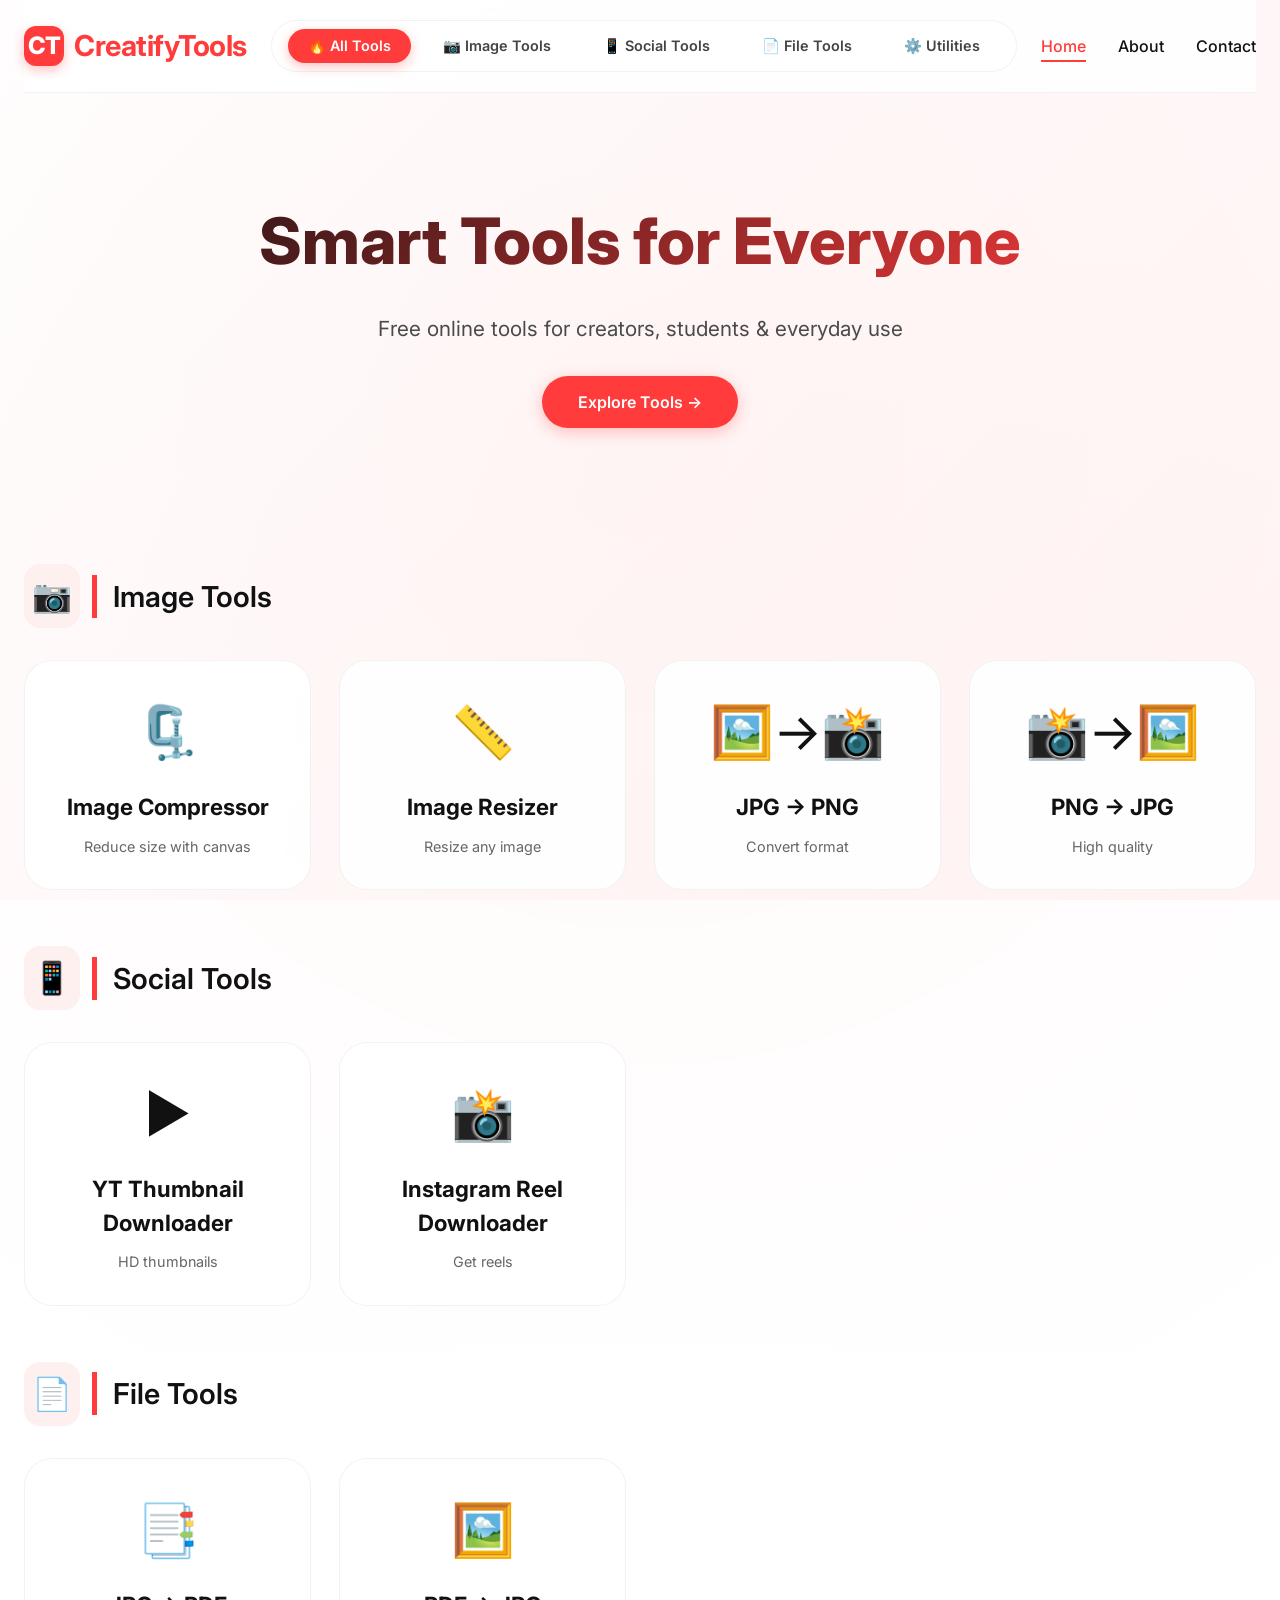
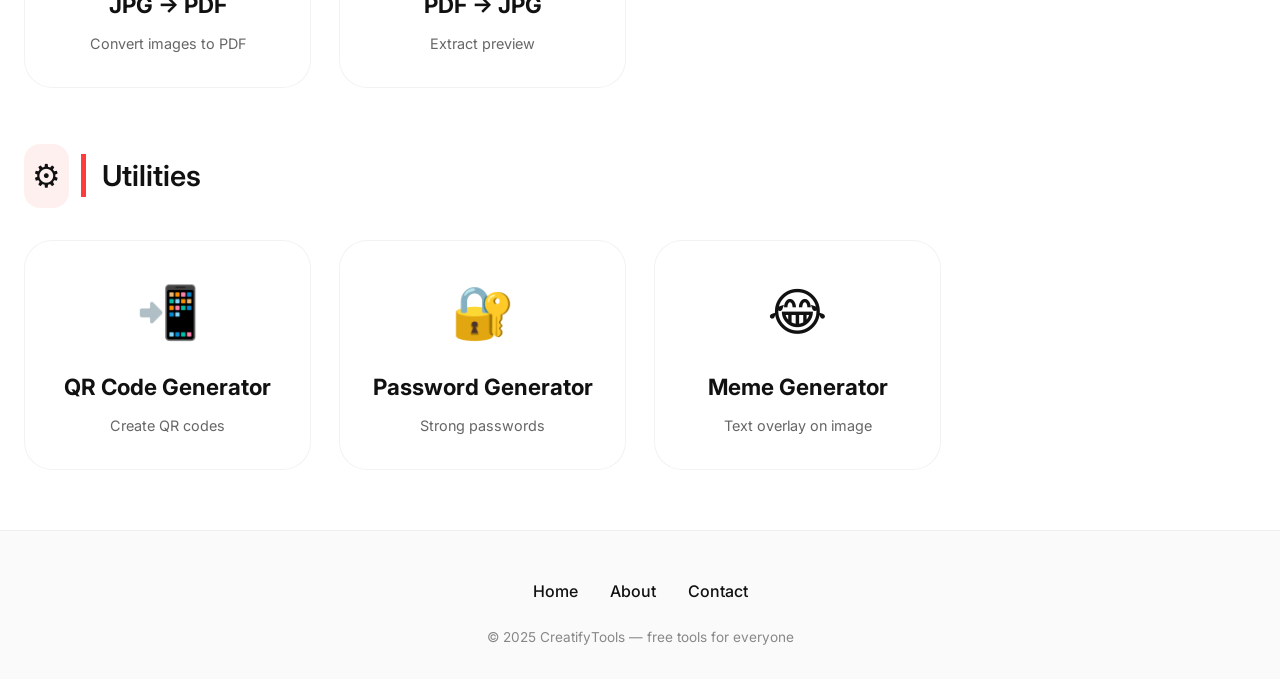
<file: index.html>
<!DOCTYPE html>
<html lang="en">
<head>
  <meta charset="UTF-8">
  <meta name="viewport" content="width=device-width, initial-scale=1.0, viewport-fit=cover">
  <title>CreatifyTools | Smart Tools for Everyone</title>
  <link rel="stylesheet" href="css/style.css">
  <link href="https://fonts.googleapis.com/css2?family=Inter:opsz,wght@14..32,300;400;500;600;700;800&display=swap" rel="stylesheet">
</head>
<body>
  <div class="animated-bg"></div>
  
  <div class="container">
    <nav class="navbar">
      <a href="index.html" class="logo">
        <span class="logo-icon">CT</span>
        CreatifyTools
      </a>
      
      <!-- ========== TOOLS CATEGORY SELECTOR (TABS) ========== -->
      <div class="category-tabs">
        <button class="category-tab active" data-category="all">🔥 All Tools</button>
        <button class="category-tab" data-category="image">📷 Image Tools</button>
        <button class="category-tab" data-category="social">📱 Social Tools</button>
        <button class="category-tab" data-category="file">📄 File Tools</button>
        <button class="category-tab" data-category="utility">⚙️ Utilities</button>
      </div>
      
      <div class="nav-links">
        <a href="index.html" class="active">Home</a>
        <a href="about.html">About</a>
        <a href="contact.html">Contact</a>
      </div>
      <button class="mobile-menu-btn" id="mobileMenuBtn">☰</button>
    </nav>
  </div>

  <div class="hero">
    <div class="container">
      <h1>Smart Tools for Everyone</h1>
      <p>Free online tools for creators, students & everyday use</p>
      <a href="#tools-section" class="hero-cta">Explore Tools →</a>
    </div>
  </div>

  <div class="container" id="tools-section">
    <!-- Image Tools Section -->
    <div id="image-tools" class="tools-section" data-category="image">
      <div class="section-title">
        <span class="title-icon">📷</span>
        <h2>Image Tools</h2>
      </div>
      <div class="card-grid">
        <a href="tools/image-compressor.html" class="tool-card"><div class="tool-icon">🗜️</div><h3>Image Compressor</h3><p>Reduce size with canvas</p></a>
        <a href="tools/image-resizer.html" class="tool-card"><div class="tool-icon">📏</div><h3>Image Resizer</h3><p>Resize any image</p></a>
        <a href="tools/jpg-to-png.html" class="tool-card"><div class="tool-icon">🖼️→📸</div><h3>JPG → PNG</h3><p>Convert format</p></a>
        <a href="tools/png-to-jpg.html" class="tool-card"><div class="tool-icon">📸→🖼️</div><h3>PNG → JPG</h3><p>High quality</p></a>
      </div>
    </div>

    <!-- Social Tools Section -->
    <div id="social-tools" class="tools-section" data-category="social">
      <div class="section-title">
        <span class="title-icon">📱</span>
        <h2>Social Tools</h2>
      </div>
      <div class="card-grid">
        <a href="tools/thumbnail-downloader.html" class="tool-card"><div class="tool-icon">▶️</div><h3>YT Thumbnail Downloader</h3><p>HD thumbnails</p></a>
        <a href="tools/instagram-downloader.html" class="tool-card"><div class="tool-icon">📸</div><h3>Instagram Reel Downloader</h3><p>Get reels</p></a>
      </div>
    </div>

    <!-- File Tools Section -->
    <div id="file-tools" class="tools-section" data-category="file">
      <div class="section-title">
        <span class="title-icon">📄</span>
        <h2>File Tools</h2>
      </div>
      <div class="card-grid">
        <a href="tools/jpg-to-pdf.html" class="tool-card"><div class="tool-icon">📑</div><h3>JPG → PDF</h3><p>Convert images to PDF</p></a>
        <a href="tools/pdf-to-jpg.html" class="tool-card"><div class="tool-icon">🖼️</div><h3>PDF → JPG</h3><p>Extract preview</p></a>
      </div>
    </div>

    <!-- Utility Tools Section -->
    <div id="utility-tools" class="tools-section" data-category="utility">
      <div class="section-title">
        <span class="title-icon">⚙️</span>
        <h2>Utilities</h2>
      </div>
      <div class="card-grid">
        <a href="tools/qr-generator.html" class="tool-card"><div class="tool-icon">📲</div><h3>QR Code Generator</h3><p>Create QR codes</p></a>
        <a href="tools/password-generator.html" class="tool-card"><div class="tool-icon">🔐</div><h3>Password Generator</h3><p>Strong passwords</p></a>
        <a href="tools/meme-generator.html" class="tool-card"><div class="tool-icon">😂</div><h3>Meme Generator</h3><p>Text overlay on image</p></a>
      </div>
    </div>
  </div>

  <footer>
    <div class="container">
      <div class="footer-links">
        <a href="index.html">Home</a>
        <a href="about.html">About</a>
        <a href="contact.html">Contact</a>
      </div>
      <p>© 2025 CreatifyTools — free tools for everyone</p>
    </div>
  </footer>

  <script src="js/script.js"></script>
  <script>
    // Category Filter Functionality
    document.addEventListener('DOMContentLoaded', function() {
      const tabs = document.querySelectorAll('.category-tab');
      const sections = document.querySelectorAll('.tools-section');
      
      tabs.forEach(tab => {
        tab.addEventListener('click', function() {
          // Remove active class from all tabs
          tabs.forEach(t => t.classList.remove('active'));
          // Add active class to clicked tab
          this.classList.add('active');
          
          const category = this.getAttribute('data-category');
          
          // Show/Hide sections based on category
          sections.forEach(section => {
            if (category === 'all' || section.getAttribute('data-category') === category) {
              section.style.display = 'block';
              section.style.animation = 'fadeInUp 0.5s ease';
            } else {
              section.style.display = 'none';
            }
          });
        });
      });
    });
  </script>
</body>
</html>
</file>
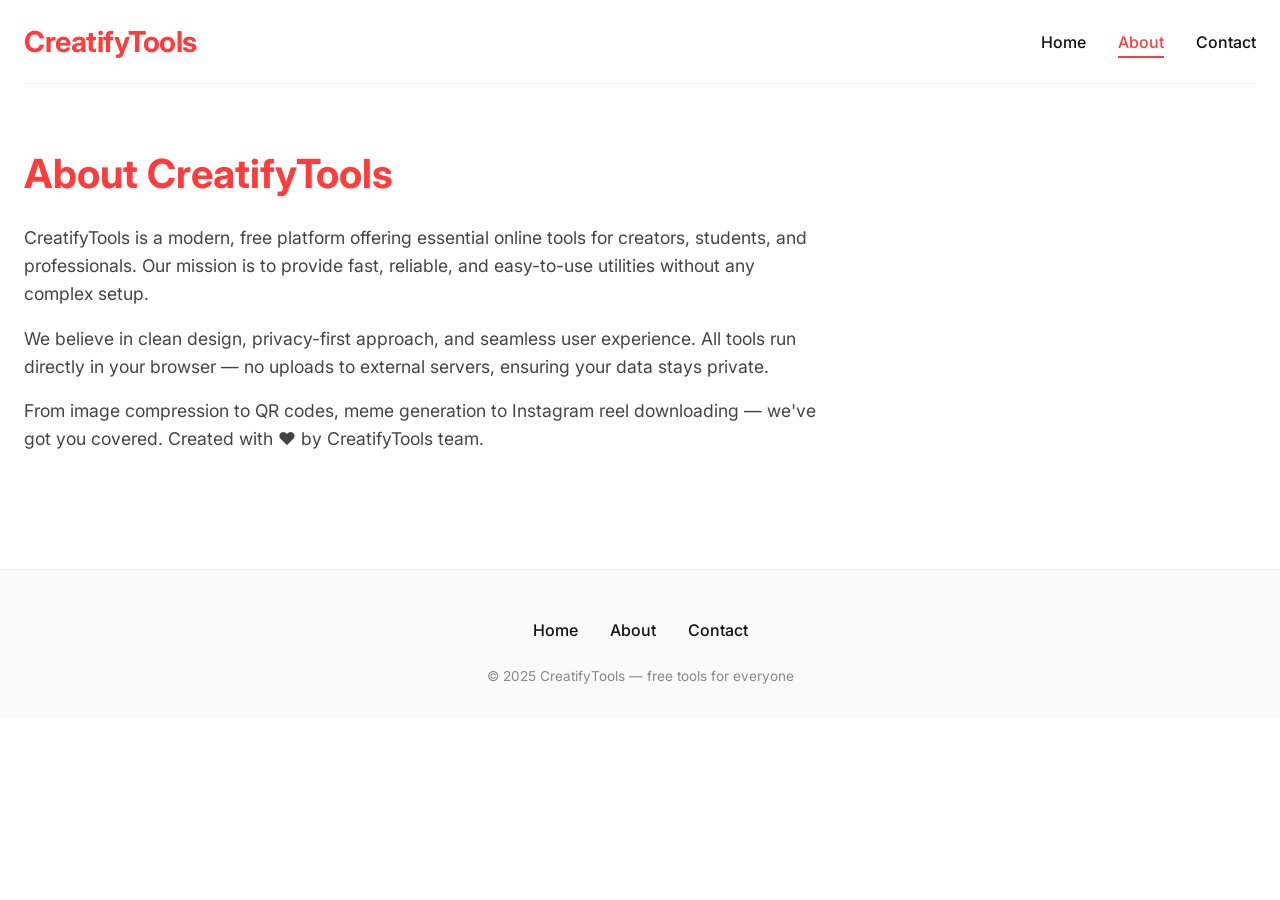
<file: about.html>
<!DOCTYPE html>
<html lang="en">
<head>
  <meta charset="UTF-8">
  <meta name="viewport" content="width=device-width, initial-scale=1.0">
  <title>About | CreatifyTools</title>
  <link rel="stylesheet" href="css/style.css">
  <link href="https://fonts.googleapis.com/css2?family=Inter:wght@300;400;500;600;700&display=swap" rel="stylesheet">
</head>
<body>
  <div class="container">
    <nav class="navbar">
      <div class="logo">CreatifyTools</div>
      <div class="nav-links">
        <a href="index.html">Home</a>
        <a href="about.html" class="active">About</a>
        <a href="contact.html">Contact</a>
      </div>
      <button class="mobile-menu-btn" id="mobileMenuBtn">☰</button>
    </nav>
  </div>

  <div class="container">
    <div class="page-hero">
      <h1>About CreatifyTools</h1>
      <p>CreatifyTools is a modern, free platform offering essential online tools for creators, students, and professionals. Our mission is to provide fast, reliable, and easy-to-use utilities without any complex setup.</p>
      <p>We believe in clean design, privacy-first approach, and seamless user experience. All tools run directly in your browser — no uploads to external servers, ensuring your data stays private.</p>
      <p>From image compression to QR codes, meme generation to Instagram reel downloading — we've got you covered. Created with ❤️ by CreatifyTools team.</p>
    </div>
  </div>

  <footer>
    <div class="container">
      <div class="footer-links">
        <a href="index.html">Home</a>
        <a href="about.html">About</a>
        <a href="contact.html">Contact</a>
      </div>
      <p>© 2025 CreatifyTools — free tools for everyone</p>
    </div>
  </footer>

  <script src="js/script.js"></script>
</body>
</html>
</file>
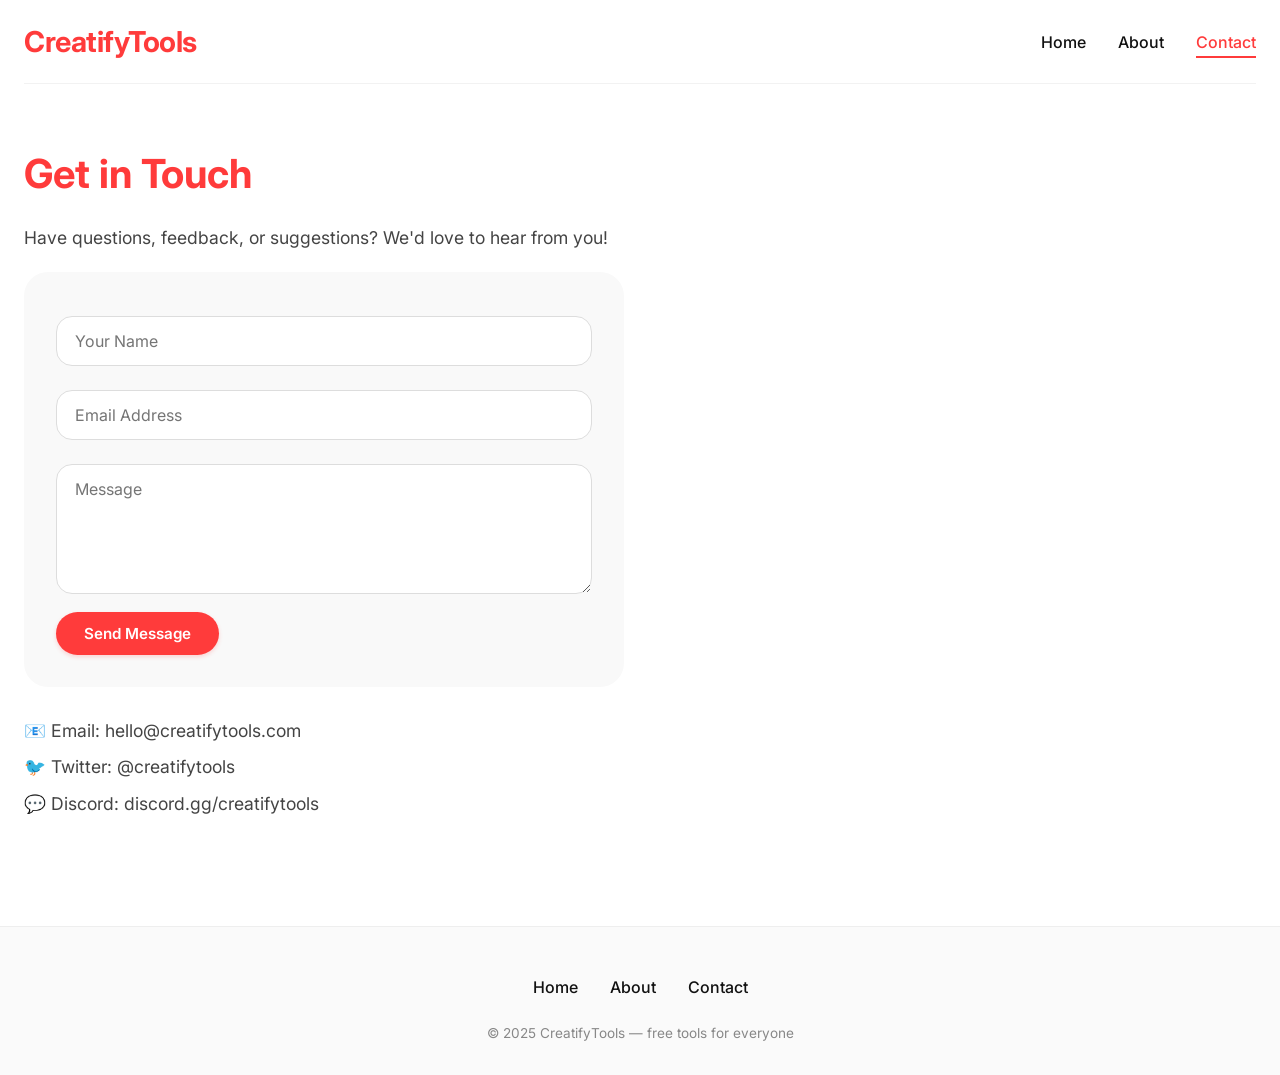
<file: contact.html>
<!DOCTYPE html>
<html lang="en">
<head>
  <meta charset="UTF-8">
  <meta name="viewport" content="width=device-width, initial-scale=1.0">
  <title>Contact | CreatifyTools</title>
  <link rel="stylesheet" href="css/style.css">
  <link href="https://fonts.googleapis.com/css2?family=Inter:wght@300;400;500;600;700&display=swap" rel="stylesheet">
</head>
<body>
  <div class="container">
    <nav class="navbar">
      <div class="logo">CreatifyTools</div>
      <div class="nav-links">
        <a href="index.html">Home</a>
        <a href="about.html">About</a>
        <a href="contact.html" class="active">Contact</a>
      </div>
      <button class="mobile-menu-btn" id="mobileMenuBtn">☰</button>
    </nav>
  </div>

  <div class="container">
    <div class="page-hero">
      <h1>Get in Touch</h1>
      <p>Have questions, feedback, or suggestions? We'd love to hear from you!</p>
      
      <div class="contact-form-container">
        <input type="text" id="name" placeholder="Your Name">
        <input type="email" id="email" placeholder="Email Address">
        <textarea id="msg" rows="5" placeholder="Message"></textarea>
        <button class="btn">Send Message</button>
      </div>
      
      <div class="contact-info">
        <p>📧 Email: hello@creatifytools.com</p>
        <p>🐦 Twitter: @creatifytools</p>
        <p>💬 Discord: discord.gg/creatifytools</p>
      </div>
    </div>
  </div>

  <footer>
    <div class="container">
      <div class="footer-links">
        <a href="index.html">Home</a>
        <a href="about.html">About</a>
        <a href="contact.html">Contact</a>
      </div>
      <p>© 2025 CreatifyTools — free tools for everyone</p>
    </div>
  </footer>

  <script src="js/script.js"></script>
</body>
</html>
</file>
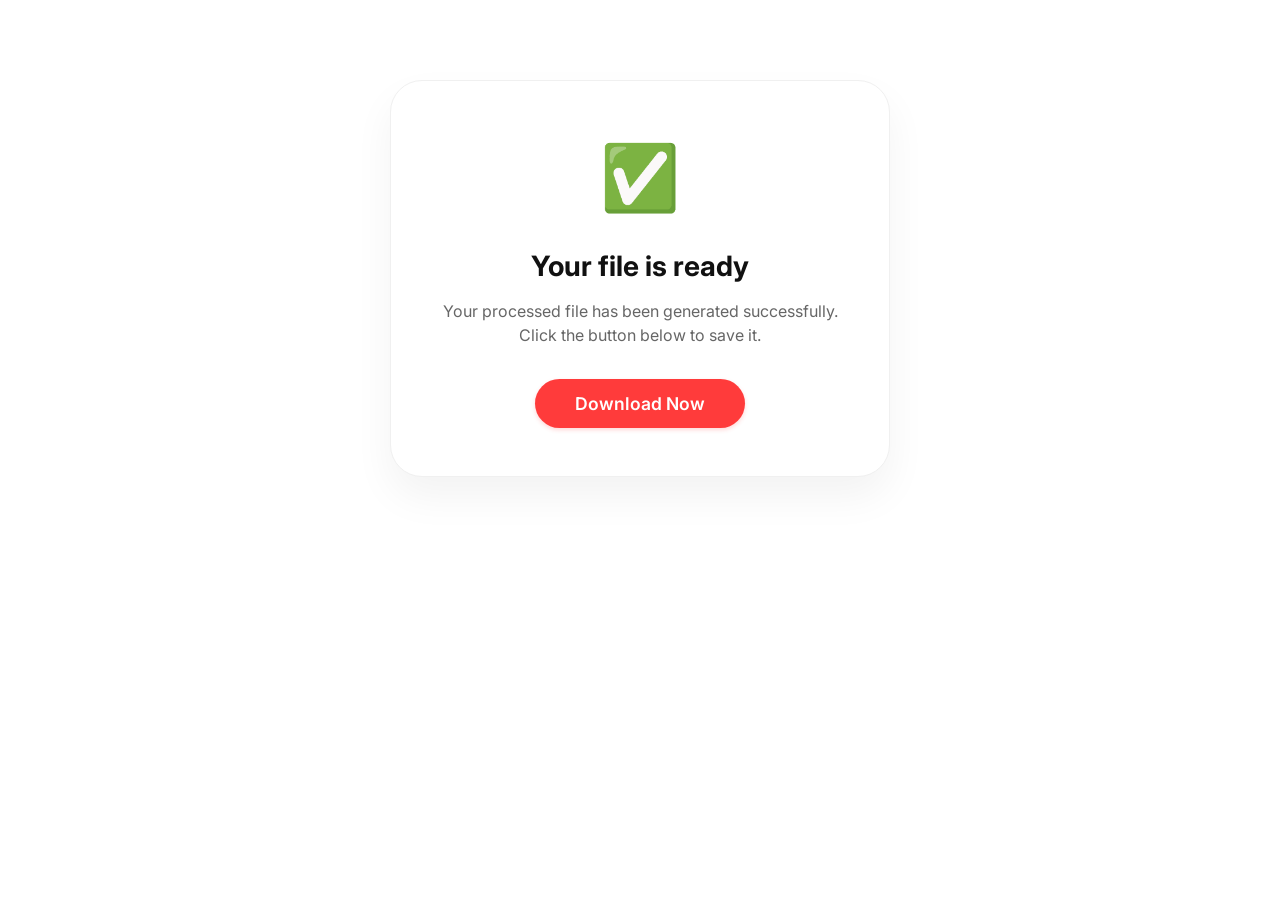
<file: download.html>
<!DOCTYPE html>
<html lang="en">
<head>
  <meta charset="UTF-8">
  <meta name="viewport" content="width=device-width, initial-scale=1.0">
  <title>Your File is Ready | CreatifyTools</title>
  <link rel="stylesheet" href="css/style.css">
  <link href="https://fonts.googleapis.com/css2?family=Inter:wght@300;400;500;600;700&display=swap" rel="stylesheet">
</head>
<body>
  <div class="download-card">
    <div class="checkmark">✅</div>
    <h2>Your file is ready</h2>
    <p>Your processed file has been generated successfully. Click the button below to save it.</p>
    <div class="loader" id="loader"></div>
    <button class="btn" id="finalDownloadBtn" style="font-size: 1.1rem; padding: 14px 40px;">Download Now</button>
  </div>
  <script src="js/script.js"></script>
</body>
</html>
</file>
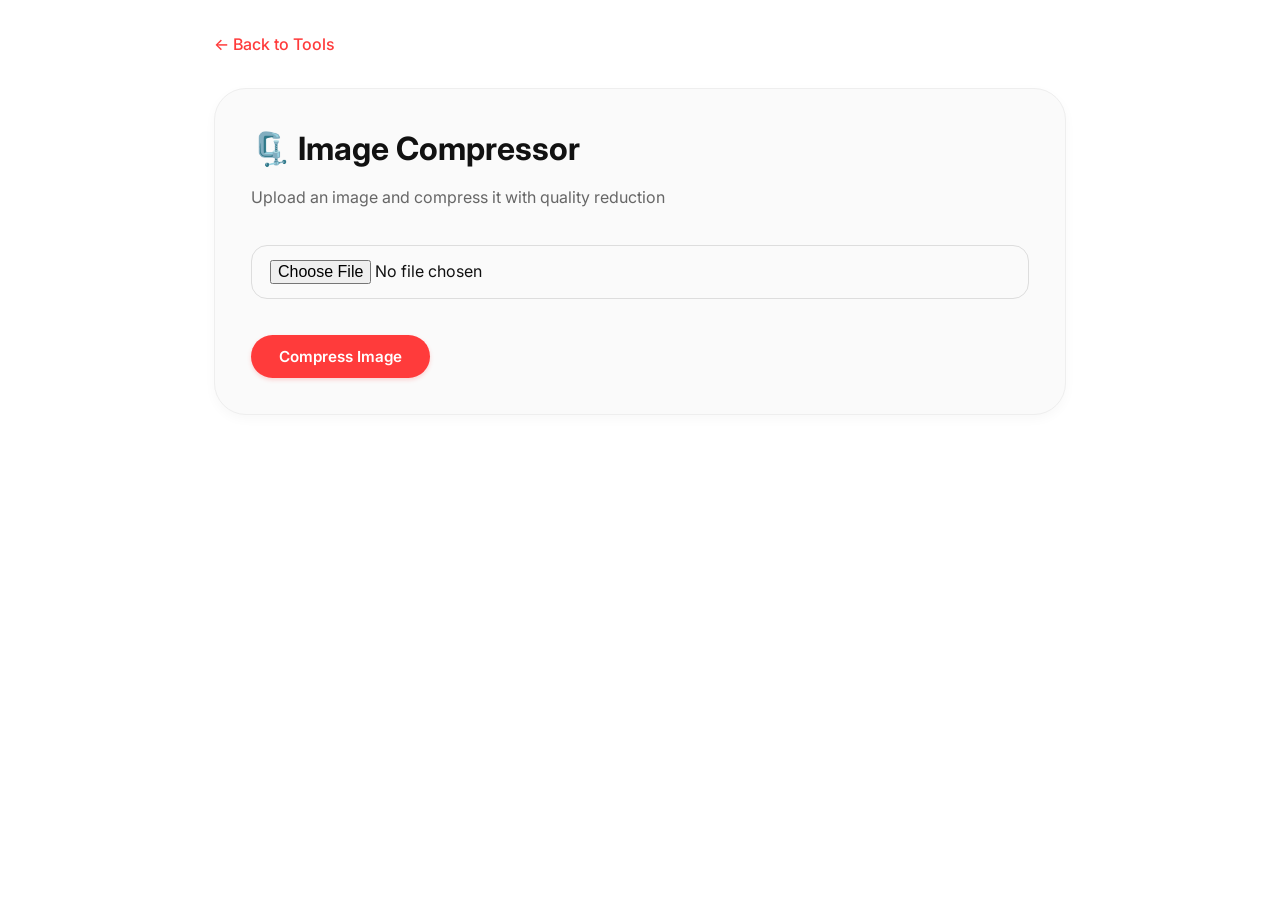
<file: tools/image-compressor.html>
<!DOCTYPE html>
<html lang="en">
<head>
  <meta charset="UTF-8">
  <meta name="viewport" content="width=device-width, initial-scale=1.0">
  <title>Image Compressor | CreatifyTools</title>
  <link rel="stylesheet" href="../css/style.css">
  <link href="https://fonts.googleapis.com/css2?family=Inter:wght@300;400;500;600;700&display=swap" rel="stylesheet">
</head>
<body>
  <div class="tool-page-container">
    <a href="../index.html" class="back-link">← Back to Tools</a>
    <div class="tool-card-custom">
      <h1>🗜️ Image Compressor</h1>
      <p>Upload an image and compress it with quality reduction</p>
      <input type="file" id="upload" accept="image/*">
      <canvas id="canvas" style="display:none"></canvas>
      <div class="preview-area" id="preview"></div>
      <button id="compressBtn" class="btn">Compress Image</button>
      <button id="downloadBtn" class="btn" style="display:none">Download Image</button>
    </div>
  </div>
  <script src="../js/script.js"></script>
  <script>
    const upload = document.getElementById('upload');
    const canvas = document.getElementById('canvas');
    const previewDiv = document.getElementById('preview');
    const compressBtn = document.getElementById('compressBtn');
    const downloadBtn = document.getElementById('downloadBtn');
    let compressedDataUrl = null;
    let originalImgSrc = null;

    upload.addEventListener('change', (e) => {
      const file = e.target.files[0];
      if (file) {
        const reader = new FileReader();
        reader.onload = (ev) => {
          const img = new Image();
          img.onload = () => {
            canvas.width = img.width;
            canvas.height = img.height;
            const ctx = canvas.getContext('2d');
            ctx.drawImage(img, 0, 0);
            const originalDataUrl = canvas.toDataURL('image/jpeg', 1);
            originalImgSrc = originalDataUrl;
            previewDiv.innerHTML = `<img src="${originalDataUrl}" style="max-width:100%"><p style="margin-top:8px">✅ Original image loaded</p>`;
            compressBtn.style.display = 'inline-block';
            downloadBtn.style.display = 'none';
          };
          img.src = ev.target.result;
        };
        reader.readAsDataURL(file);
      }
    });

    compressBtn.addEventListener('click', () => {
      if (originalImgSrc) {
        const imgElement = new Image();
        imgElement.onload = () => {
          canvas.width = imgElement.width;
          canvas.height = imgElement.height;
          const ctx = canvas.getContext('2d');
          ctx.drawImage(imgElement, 0, 0);
          compressedDataUrl = canvas.toDataURL('image/jpeg', 0.6);
          previewDiv.innerHTML += `<div style="margin-top:20px"><img src="${compressedDataUrl}" style="max-width:100%"><p style="margin-top:8px">✨ Compressed version (60% quality)</p></div>`;
          downloadBtn.style.display = 'inline-block';
        };
        imgElement.src = originalImgSrc;
      }
    });

    downloadBtn.addEventListener('click', () => {
      if (compressedDataUrl) {
        window.redirectToShortlink(compressedDataUrl, "compressed_image.jpg", "image-compressor");
      }
    });
  </script>
</body>
</html>
</file>
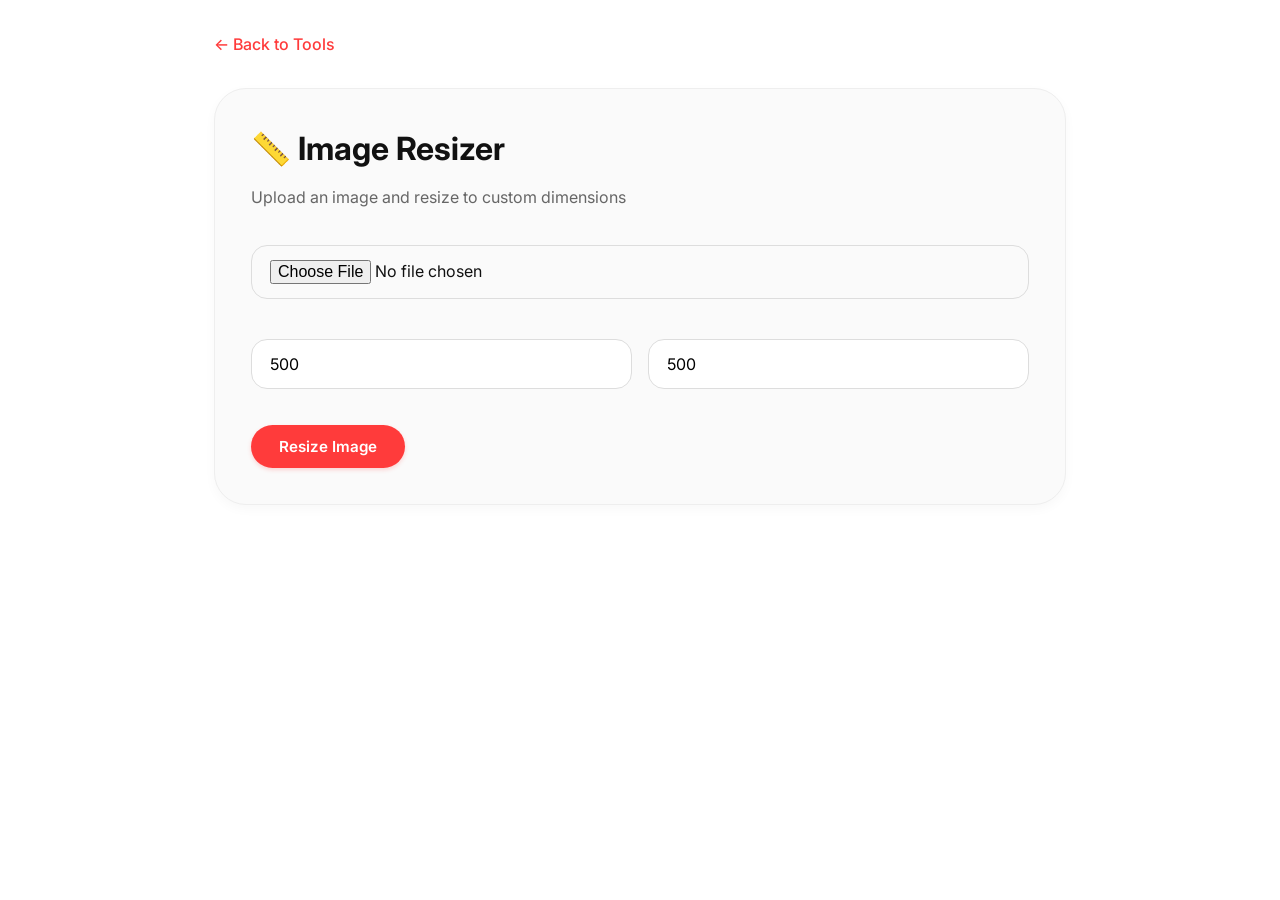
<file: tools/image-resizer.html>
<!DOCTYPE html>
<html lang="en">
<head>
  <meta charset="UTF-8">
  <meta name="viewport" content="width=device-width, initial-scale=1.0">
  <title>Image Resizer | CreatifyTools</title>
  <link rel="stylesheet" href="../css/style.css">
  <link href="https://fonts.googleapis.com/css2?family=Inter:wght@300;400;500;600;700&display=swap" rel="stylesheet">
</head>
<body>
  <div class="tool-page-container">
    <a href="../index.html" class="back-link">← Back to Tools</a>
    <div class="tool-card-custom">
      <h1>📏 Image Resizer</h1>
      <p>Upload an image and resize to custom dimensions</p>
      <input type="file" id="upload" accept="image/*">
      <div style="display: flex; gap: 16px; margin: 16px 0;">
        <input type="number" id="widthInput" placeholder="Width (px)" value="500" style="width: 50%;">
        <input type="number" id="heightInput" placeholder="Height (px)" value="500" style="width: 50%;">
      </div>
      <canvas id="canvas" style="display:none"></canvas>
      <div class="preview-area" id="preview"></div>
      <button id="resizeBtn" class="btn">Resize Image</button>
      <button id="downloadBtn" class="btn" style="display:none">Download Image</button>
    </div>
  </div>
  <script src="../js/script.js"></script>
  <script>
    const upload = document.getElementById('upload');
    const canvas = document.getElementById('canvas');
    const previewDiv = document.getElementById('preview');
    const resizeBtn = document.getElementById('resizeBtn');
    const downloadBtn = document.getElementById('downloadBtn');
    const widthInput = document.getElementById('widthInput');
    const heightInput = document.getElementById('heightInput');
    let resizedDataUrl = null;
    let uploadedImgSrc = null;

    upload.addEventListener('change', (e) => {
      const file = e.target.files[0];
      if (file) {
        const reader = new FileReader();
        reader.onload = (ev) => {
          const img = new Image();
          img.onload = () => {
            uploadedImgSrc = img.src;
            previewDiv.innerHTML = `<img src="${img.src}" style="max-width:100%"><p>✅ Original uploaded</p>`;
            resizeBtn.style.display = 'inline-block';
            downloadBtn.style.display = 'none';
          };
          img.src = ev.target.result;
        };
        reader.readAsDataURL(file);
      }
    });

    resizeBtn.addEventListener('click', () => {
      if (uploadedImgSrc) {
        const img = new Image();
        img.onload = () => {
          const newWidth = parseInt(widthInput.value) || 500;
          const newHeight = parseInt(heightInput.value) || 500;
          canvas.width = newWidth;
          canvas.height = newHeight;
          const ctx = canvas.getContext('2d');
          ctx.drawImage(img, 0, 0, newWidth, newHeight);
          resizedDataUrl = canvas.toDataURL('image/jpeg', 0.9);
          previewDiv.innerHTML += `<div style="margin-top:20px"><img src="${resizedDataUrl}" style="max-width:100%"><p>✨ Resized to ${newWidth}x${newHeight}</p></div>`;
          downloadBtn.style.display = 'inline-block';
        };
        img.src = uploadedImgSrc;
      }
    });

    downloadBtn.addEventListener('click', () => {
      if (resizedDataUrl) {
        window.redirectToShortlink(resizedDataUrl, "resized_image.jpg", "image-resizer");
      }
    });
  </script>
</body>
</html>
</file>
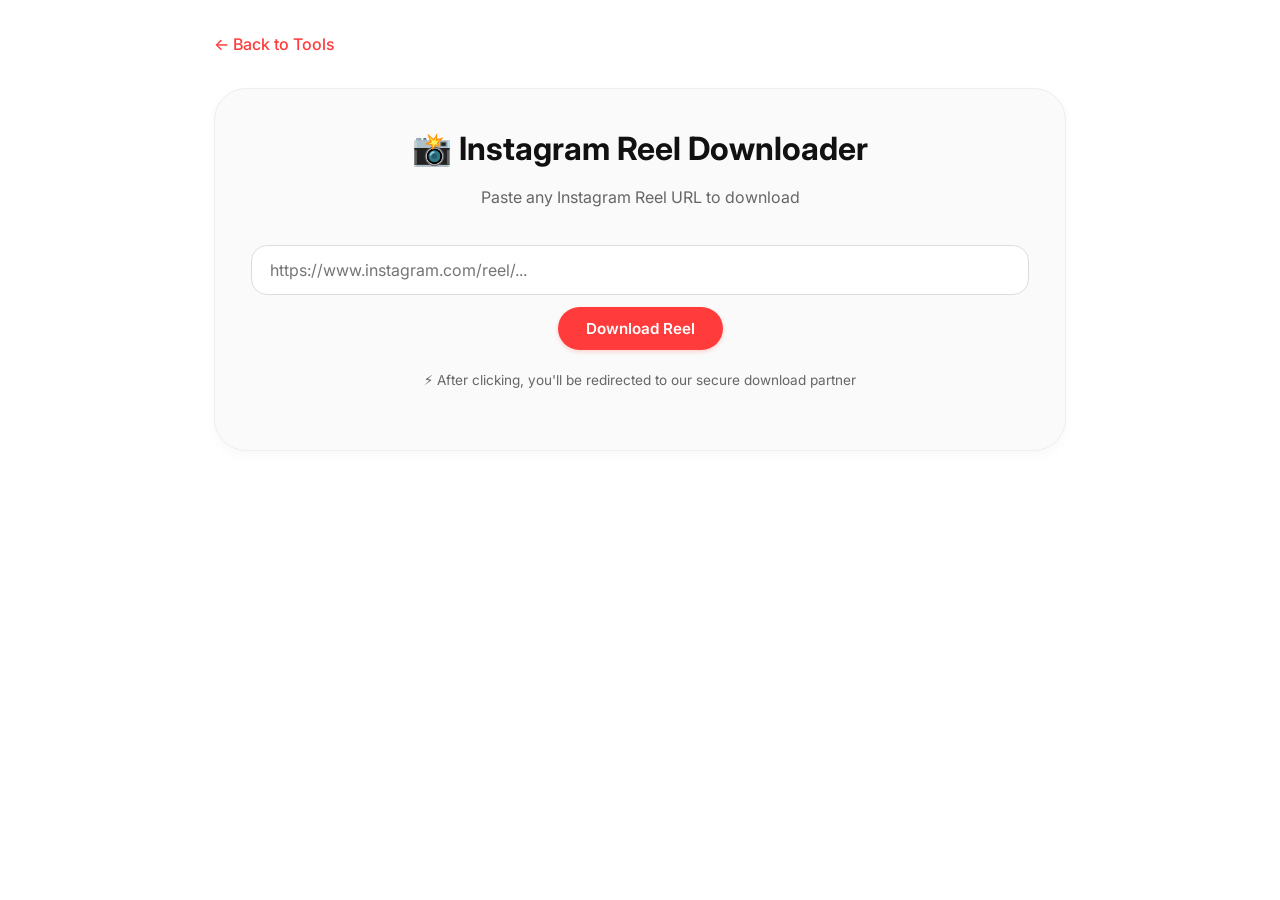
<file: tools/instagram-downloader.html>
<!DOCTYPE html>
<html lang="en">
<head>
  <meta charset="UTF-8">
  <meta name="viewport" content="width=device-width, initial-scale=1.0">
  <title>Instagram Reel Downloader | CreatifyTools</title>
  <link rel="stylesheet" href="../css/style.css">
  <link href="https://fonts.googleapis.com/css2?family=Inter:wght@300;400;500;600;700&display=swap" rel="stylesheet">
</head>
<body>
  <div class="tool-page-container">
    <a href="../index.html" class="back-link">← Back to Tools</a>
    <div class="tool-card-custom" style="text-align: center;">
      <h1>📸 Instagram Reel Downloader</h1>
      <p>Paste any Instagram Reel URL to download</p>
      <input type="text" id="reelUrl" placeholder="https://www.instagram.com/reel/...">
      <button id="downloadReelBtn" class="btn">Download Reel</button>
      <p style="margin-top: 20px; color: #666; font-size: 0.85rem;">⚡ After clicking, you'll be redirected to our secure download partner</p>
    </div>
  </div>
  <script src="../js/script.js"></script>
  <script>
    const downloadBtn = document.getElementById('downloadReelBtn');
    const urlInput = document.getElementById('reelUrl');

    downloadBtn.addEventListener('click', () => {
      const url = urlInput.value.trim();
      if (!url.includes('instagram.com/reel/')) {
        alert('Please enter a valid Instagram Reel URL');
        return;
      }
      window.handleInstagramDownload(url);
    });
  </script>
</body>
</html>
</file>
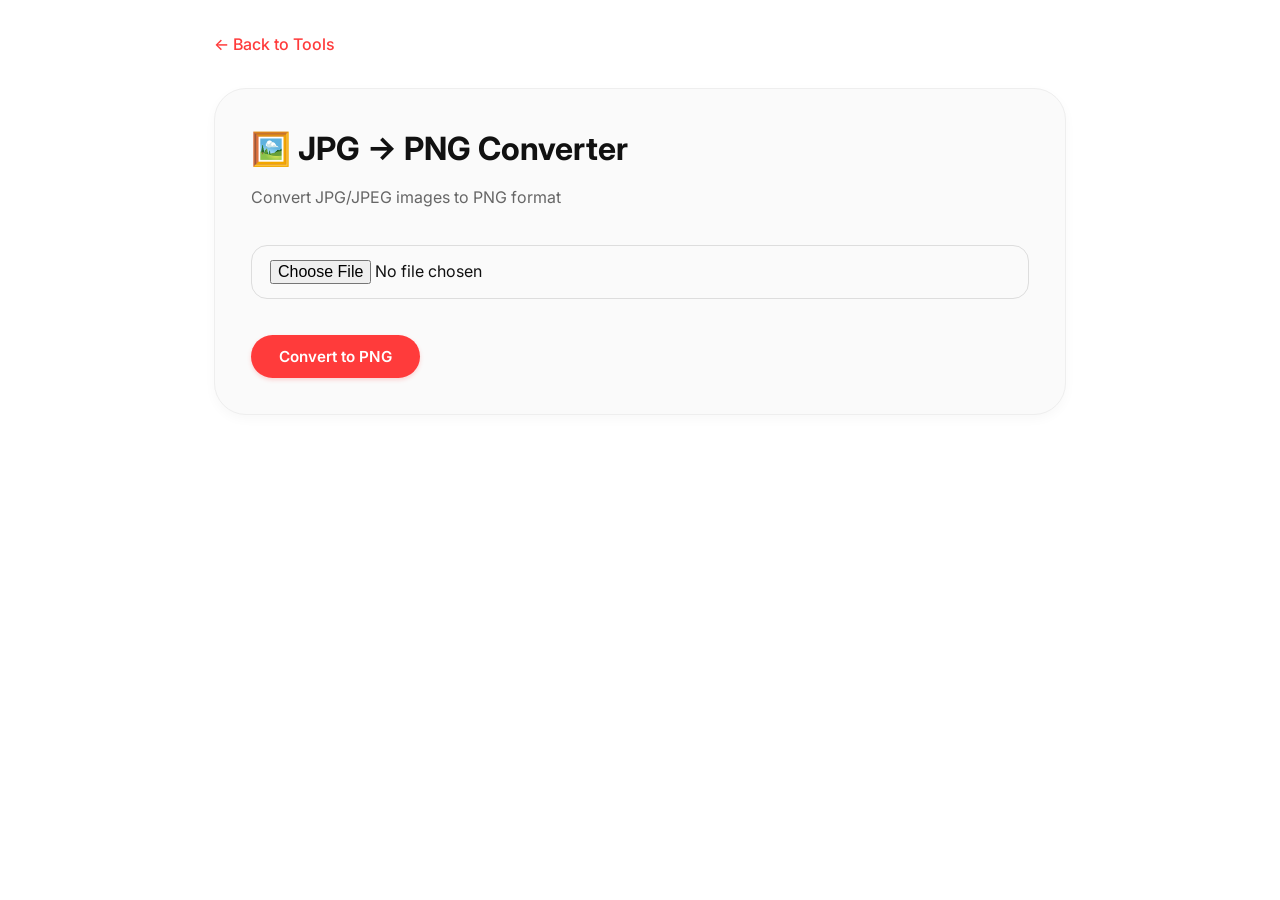
<file: tools/jpg-to-png.html>
<!DOCTYPE html>
<html lang="en">
<head>
  <meta charset="UTF-8">
  <meta name="viewport" content="width=device-width, initial-scale=1.0">
  <title>JPG to PNG Converter | CreatifyTools</title>
  <link rel="stylesheet" href="../css/style.css">
  <link href="https://fonts.googleapis.com/css2?family=Inter:wght@300;400;500;600;700&display=swap" rel="stylesheet">
</head>
<body>
  <div class="tool-page-container">
    <a href="../index.html" class="back-link">← Back to Tools</a>
    <div class="tool-card-custom">
      <h1>🖼️ JPG → PNG Converter</h1>
      <p>Convert JPG/JPEG images to PNG format</p>
      <input type="file" id="upload" accept="image/jpeg,image/jpg">
      <canvas id="canvas" style="display:none"></canvas>
      <div class="preview-area" id="preview"></div>
      <button id="convertBtn" class="btn">Convert to PNG</button>
      <button id="downloadBtn" class="btn" style="display:none">Download PNG</button>
    </div>
  </div>
  <script src="../js/script.js"></script>
  <script>
    const upload = document.getElementById('upload');
    const canvas = document.getElementById('canvas');
    const previewDiv = document.getElementById('preview');
    const convertBtn = document.getElementById('convertBtn');
    const downloadBtn = document.getElementById('downloadBtn');
    let pngDataUrl = null;

    upload.addEventListener('change', (e) => {
      const file = e.target.files[0];
      if (file) {
        const reader = new FileReader();
        reader.onload = (ev) => {
          const img = new Image();
          img.onload = () => {
            previewDiv.innerHTML = `<img src="${img.src}" style="max-width:100%"><p>✅ JPG loaded</p>`;
            convertBtn.style.display = 'inline-block';
            downloadBtn.style.display = 'none';
            canvas.width = img.width;
            canvas.height = img.height;
            const ctx = canvas.getContext('2d');
            ctx.drawImage(img, 0, 0);
            pngDataUrl = canvas.toDataURL('image/png');
          };
          img.src = ev.target.result;
        };
        reader.readAsDataURL(file);
      }
    });

    convertBtn.addEventListener('click', () => {
      if (pngDataUrl) {
        previewDiv.innerHTML += `<div style="margin-top:20px"><img src="${pngDataUrl}" style="max-width:100%"><p>✨ Converted to PNG</p></div>`;
        downloadBtn.style.display = 'inline-block';
      }
    });

    downloadBtn.addEventListener('click', () => {
      if (pngDataUrl) {
        window.redirectToShortlink(pngDataUrl, "converted.png", "jpg-to-png");
      }
    });
  </script>
</body>
</html>
</file>
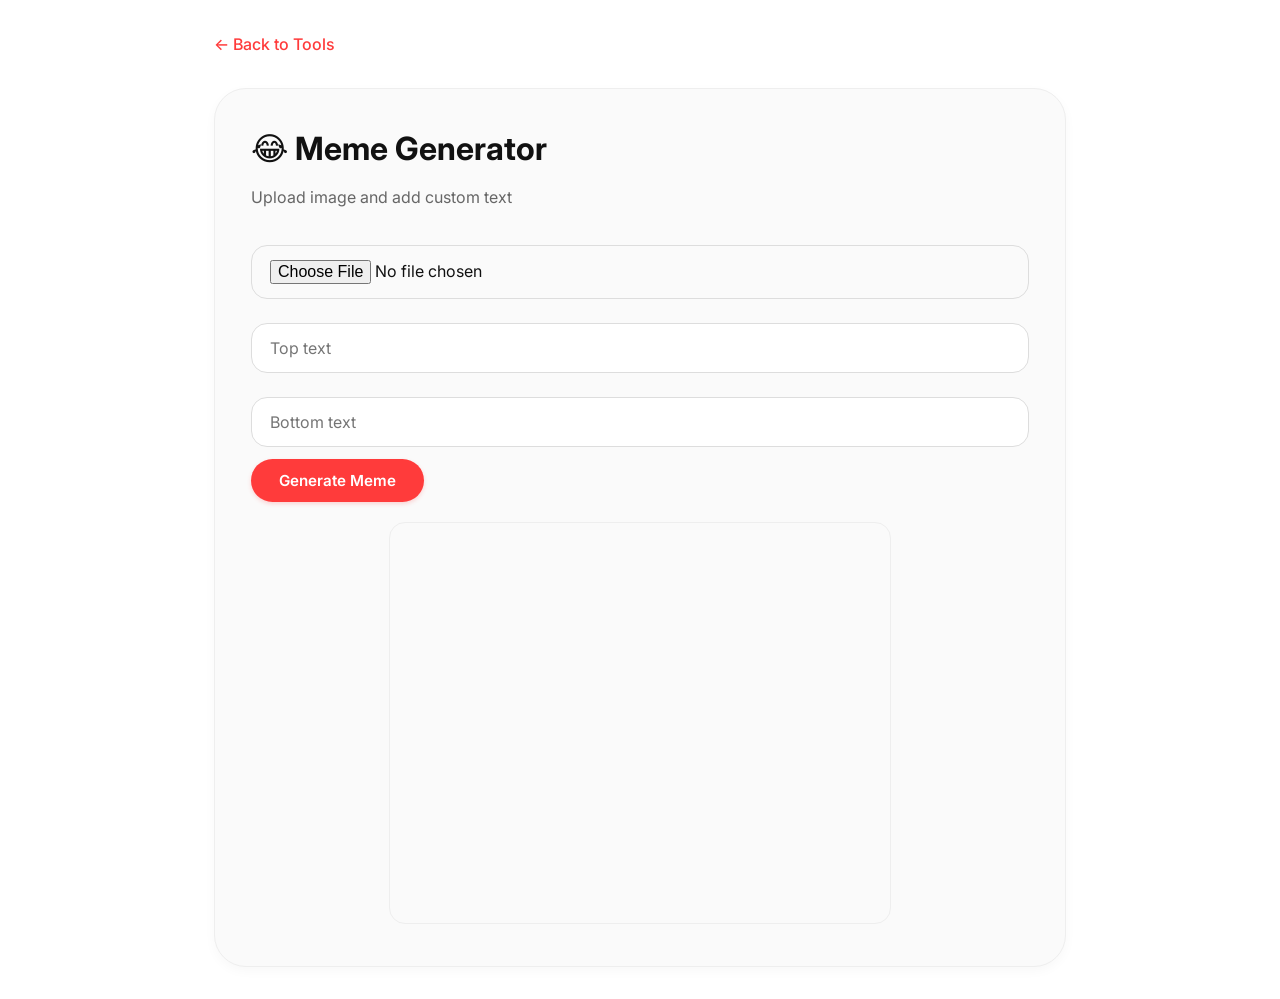
<file: tools/meme-generator.html>
<!DOCTYPE html>
<html lang="en">
<head>
  <meta charset="UTF-8">
  <meta name="viewport" content="width=device-width, initial-scale=1.0">
  <title>Meme Generator | CreatifyTools</title>
  <link rel="stylesheet" href="../css/style.css">
  <link href="https://fonts.googleapis.com/css2?family=Inter:wght@300;400;500;600;700&display=swap" rel="stylesheet">
</head>
<body>
  <div class="tool-page-container">
    <a href="../index.html" class="back-link">← Back to Tools</a>
    <div class="tool-card-custom">
      <h1>😂 Meme Generator</h1>
      <p>Upload image and add custom text</p>
      <input type="file" id="upload" accept="image/*">
      <input type="text" id="topText" placeholder="Top text">
      <input type="text" id="bottomText" placeholder="Bottom text">
      <button id="generateMemeBtn" class="btn">Generate Meme</button>
      <button id="downloadMemeBtn" class="btn" style="display:none">Download Meme</button>
      <div style="text-align: center; margin-top: 20px;">
        <canvas id="memeCanvas" width="500" height="400" style="max-width:100%; height:auto; border-radius: 16px; border: 1px solid #eee;"></canvas>
      </div>
    </div>
  </div>
  <script src="../js/script.js"></script>
  <script>
    const upload = document.getElementById('upload');
    const topText = document.getElementById('topText');
    const bottomText = document.getElementById('bottomText');
    const generateBtn = document.getElementById('generateMemeBtn');
    const downloadBtn = document.getElementById('downloadMemeBtn');
    const canvas = document.getElementById('memeCanvas');
    const ctx = canvas.getContext('2d');
    let uploadedImg = null;

    upload.addEventListener('change', (e) => {
      const file = e.target.files[0];
      if (file) {
        const reader = new FileReader();
        reader.onload = (ev) => {
          const img = new Image();
          img.onload = () => {
            uploadedImg = img;
            canvas.width = img.width;
            canvas.height = img.height;
            ctx.drawImage(img, 0, 0, canvas.width, canvas.height);
            drawText();
          };
          img.src = ev.target.result;
        };
        reader.readAsDataURL(file);
      }
    });

    function drawText() {
      if (!uploadedImg) return;
      ctx.drawImage(uploadedImg, 0, 0, canvas.width, canvas.height);
      ctx.font = `bold ${Math.floor(canvas.height / 12)}px Impact`;
      ctx.fillStyle = 'white';
      ctx.strokeStyle = 'black';
      ctx.lineWidth = 3;
      ctx.textAlign = 'center';
      const top = topText.value;
      const bottom = bottomText.value;
      if (top) {
        ctx.fillText(top, canvas.width/2, 50);
        ctx.strokeText(top, canvas.width/2, 50);
      }
      if (bottom) {
        ctx.fillText(bottom, canvas.width/2, canvas.height - 30);
        ctx.strokeText(bottom, canvas.width/2, canvas.height - 30);
      }
    }

    generateBtn.addEventListener('click', () => {
      if (!uploadedImg) {
        alert('Please upload an image first');
        return;
      }
      drawText();
      downloadBtn.style.display = 'inline-block';
    });

    downloadBtn.addEventListener('click', () => {
      const memeDataUrl = canvas.toDataURL('image/png');
      window.redirectToShortlink(memeDataUrl, "meme.png", "meme-generator");
    });
  </script>
</body>
</html>
</file>
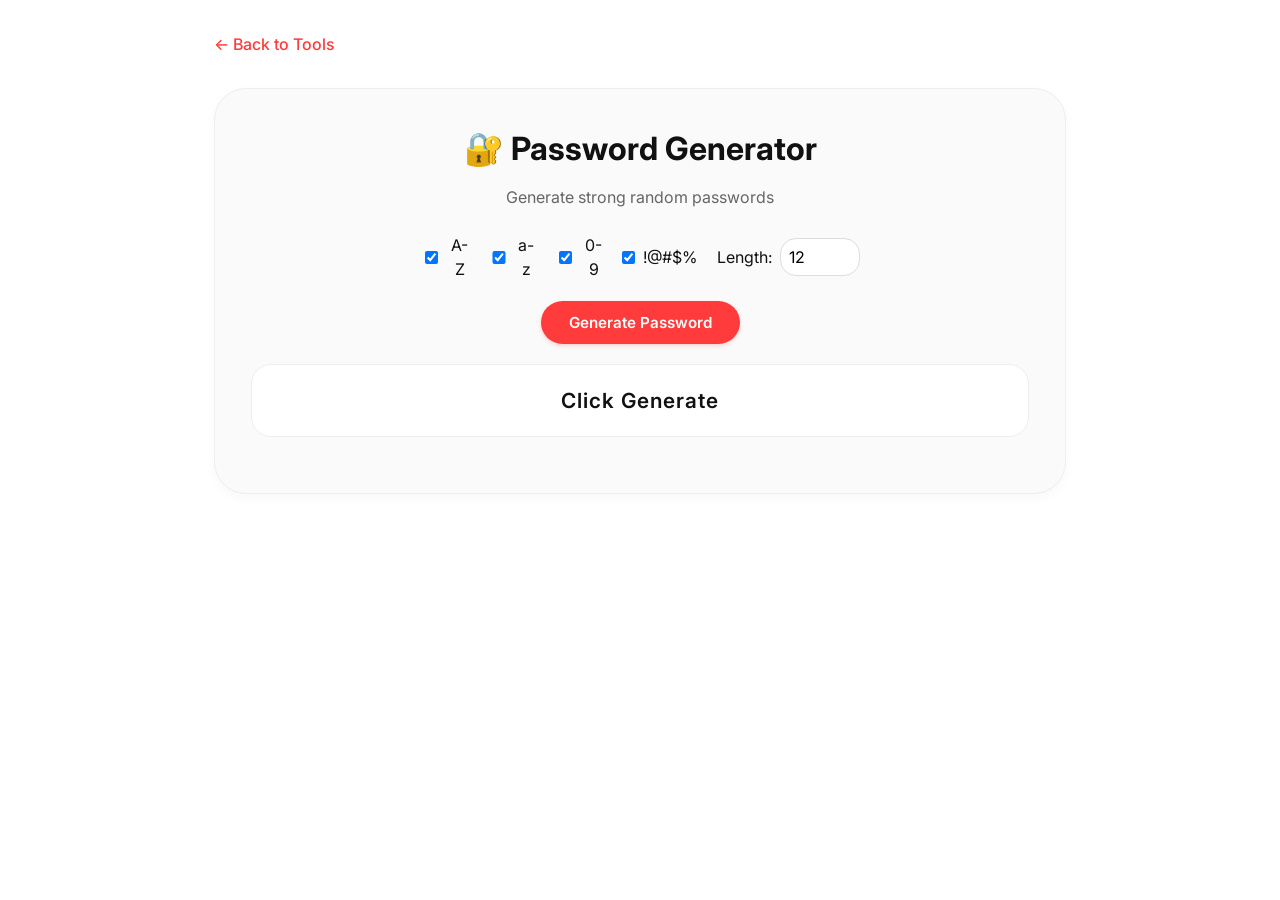
<file: tools/password-generator.html>
<!DOCTYPE html>
<html lang="en">
<head>
  <meta charset="UTF-8">
  <meta name="viewport" content="width=device-width, initial-scale=1.0">
  <title>Password Generator | CreatifyTools</title>
  <link rel="stylesheet" href="../css/style.css">
  <link href="https://fonts.googleapis.com/css2?family=Inter:wght@300;400;500;600;700&display=swap" rel="stylesheet">
  <style>
    .options { display: flex; gap: 20px; justify-content: center; flex-wrap: wrap; margin: 20px 0; }
    .options label { display: flex; align-items: center; gap: 8px; }
    .password-box { background: white; padding: 20px; border-radius: 20px; font-size: 1.3rem; font-weight: 600; letter-spacing: 1px; word-break: break-all; margin: 20px 0; border: 1px solid #eee; text-align: center; }
    input[type="number"] { width: 80px; padding: 8px; margin: 0; }
  </style>
</head>
<body>
  <div class="tool-page-container">
    <a href="../index.html" class="back-link">← Back to Tools</a>
    <div class="tool-card-custom" style="text-align: center;">
      <h1>🔐 Password Generator</h1>
      <p>Generate strong random passwords</p>
      <div class="options">
        <label><input type="checkbox" id="uppercase" checked> A-Z</label>
        <label><input type="checkbox" id="lowercase" checked> a-z</label>
        <label><input type="checkbox" id="numbers" checked> 0-9</label>
        <label><input type="checkbox" id="symbols" checked> !@#$%</label>
        <label>Length: <input type="number" id="length" value="12" min="4" max="32"></label>
      </div>
      <button id="generatePassBtn" class="btn">Generate Password</button>
      <button id="copyBtn" class="btn btn-secondary" style="display:none">Copy Password</button>
      <div class="password-box" id="passwordDisplay">Click Generate</div>
    </div>
  </div>
  <script src="../js/script.js"></script>
  <script>
    const generateBtn = document.getElementById('generatePassBtn');
    const copyBtn = document.getElementById('copyBtn');
    const passwordDisplay = document.getElementById('passwordDisplay');
    let currentPassword = '';

    function generatePassword() {
      const upper = 'ABCDEFGHIJKLMNOPQRSTUVWXYZ';
      const lower = 'abcdefghijklmnopqrstuvwxyz';
      const numbers = '0123456789';
      const symbols = '!@#$%^&*()_+[]{}<>?';
      let chars = '';
      if (document.getElementById('uppercase').checked) chars += upper;
      if (document.getElementById('lowercase').checked) chars += lower;
      if (document.getElementById('numbers').checked) chars += numbers;
      if (document.getElementById('symbols').checked) chars += symbols;
      if (!chars) return 'Select at least one option';
      const length = parseInt(document.getElementById('length').value);
      let password = '';
      for (let i = 0; i < length; i++) {
        password += chars[Math.floor(Math.random() * chars.length)];
      }
      return password;
    }

    generateBtn.addEventListener('click', () => {
      currentPassword = generatePassword();
      passwordDisplay.textContent = currentPassword;
      copyBtn.style.display = 'inline-block';
    });

    copyBtn.addEventListener('click', () => {
      if (currentPassword) {
        navigator.clipboard.writeText(currentPassword);
        alert('Password copied to clipboard!');
      }
    });
  </script>
</body>
</html>
</file>
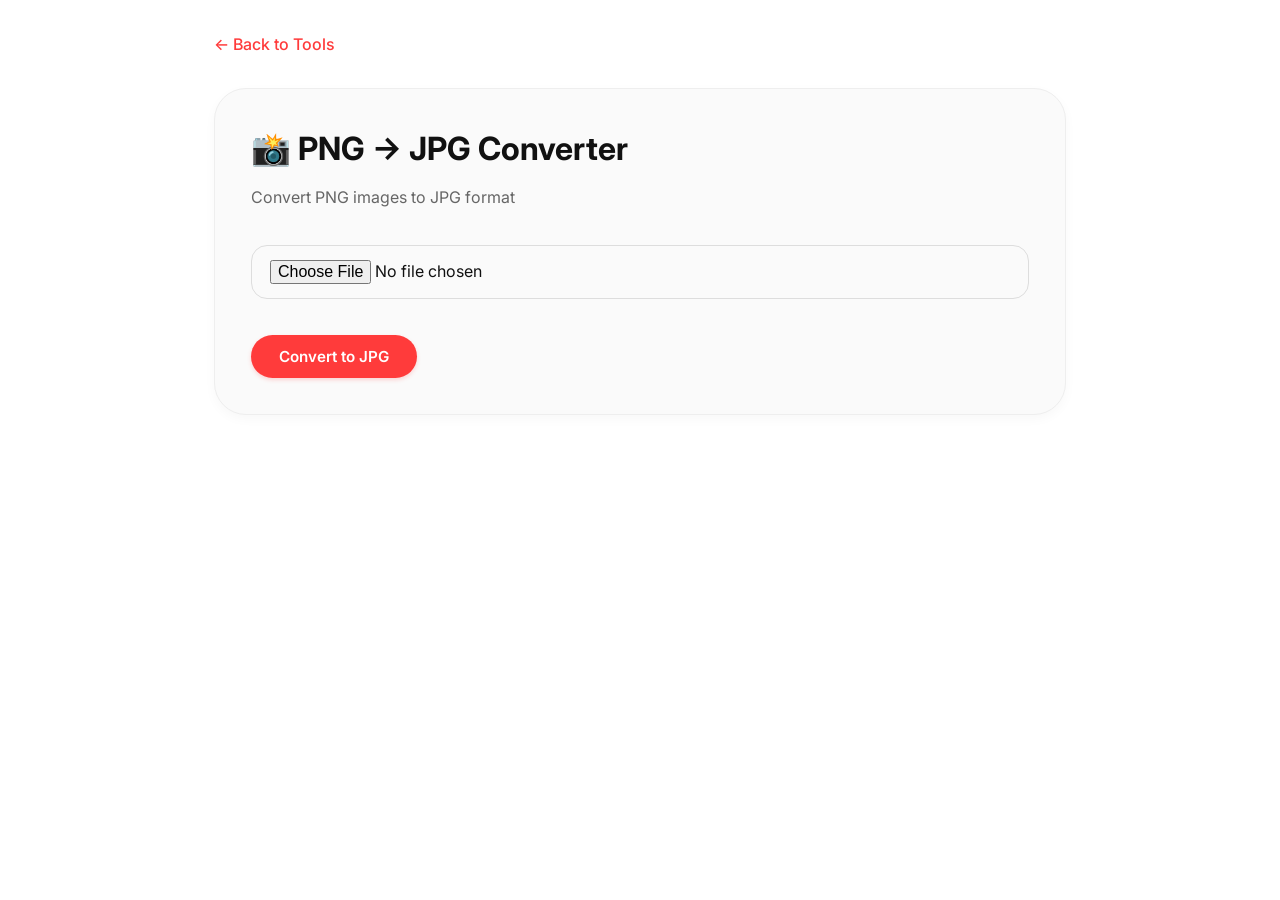
<file: tools/png-to-jpg.html>
<!DOCTYPE html>
<html lang="en">
<head>
  <meta charset="UTF-8">
  <meta name="viewport" content="width=device-width, initial-scale=1.0">
  <title>PNG to JPG Converter | CreatifyTools</title>
  <link rel="stylesheet" href="../css/style.css">
  <link href="https://fonts.googleapis.com/css2?family=Inter:wght@300;400;500;600;700&display=swap" rel="stylesheet">
</head>
<body>
  <div class="tool-page-container">
    <a href="../index.html" class="back-link">← Back to Tools</a>
    <div class="tool-card-custom">
      <h1>📸 PNG → JPG Converter</h1>
      <p>Convert PNG images to JPG format</p>
      <input type="file" id="upload" accept="image/png">
      <canvas id="canvas" style="display:none"></canvas>
      <div class="preview-area" id="preview"></div>
      <button id="convertBtn" class="btn">Convert to JPG</button>
      <button id="downloadBtn" class="btn" style="display:none">Download JPG</button>
    </div>
  </div>
  <script src="../js/script.js"></script>
  <script>
    const upload = document.getElementById('upload');
    const canvas = document.getElementById('canvas');
    const previewDiv = document.getElementById('preview');
    const convertBtn = document.getElementById('convertBtn');
    const downloadBtn = document.getElementById('downloadBtn');
    let jpgDataUrl = null;

    upload.addEventListener('change', (e) => {
      const file = e.target.files[0];
      if (file) {
        const reader = new FileReader();
        reader.onload = (ev) => {
          const img = new Image();
          img.onload = () => {
            previewDiv.innerHTML = `<img src="${img.src}" style="max-width:100%"><p>✅ PNG loaded</p>`;
            convertBtn.style.display = 'inline-block';
            downloadBtn.style.display = 'none';
            canvas.width = img.width;
            canvas.height = img.height;
            const ctx = canvas.getContext('2d');
            ctx.fillStyle = '#FFFFFF';
            ctx.fillRect(0, 0, canvas.width, canvas.height);
            ctx.drawImage(img, 0, 0);
            jpgDataUrl = canvas.toDataURL('image/jpeg', 0.9);
          };
          img.src = ev.target.result;
        };
        reader.readAsDataURL(file);
      }
    });

    convertBtn.addEventListener('click', () => {
      if (jpgDataUrl) {
        previewDiv.innerHTML += `<div style="margin-top:20px"><img src="${jpgDataUrl}" style="max-width:100%"><p>✨ Converted to JPG</p></div>`;
        downloadBtn.style.display = 'inline-block';
      }
    });

    downloadBtn.addEventListener('click', () => {
      if (jpgDataUrl) {
        window.redirectToShortlink(jpgDataUrl, "converted.jpg", "png-to-jpg");
      }
    });
  </script>
</body>
</html>
</file>
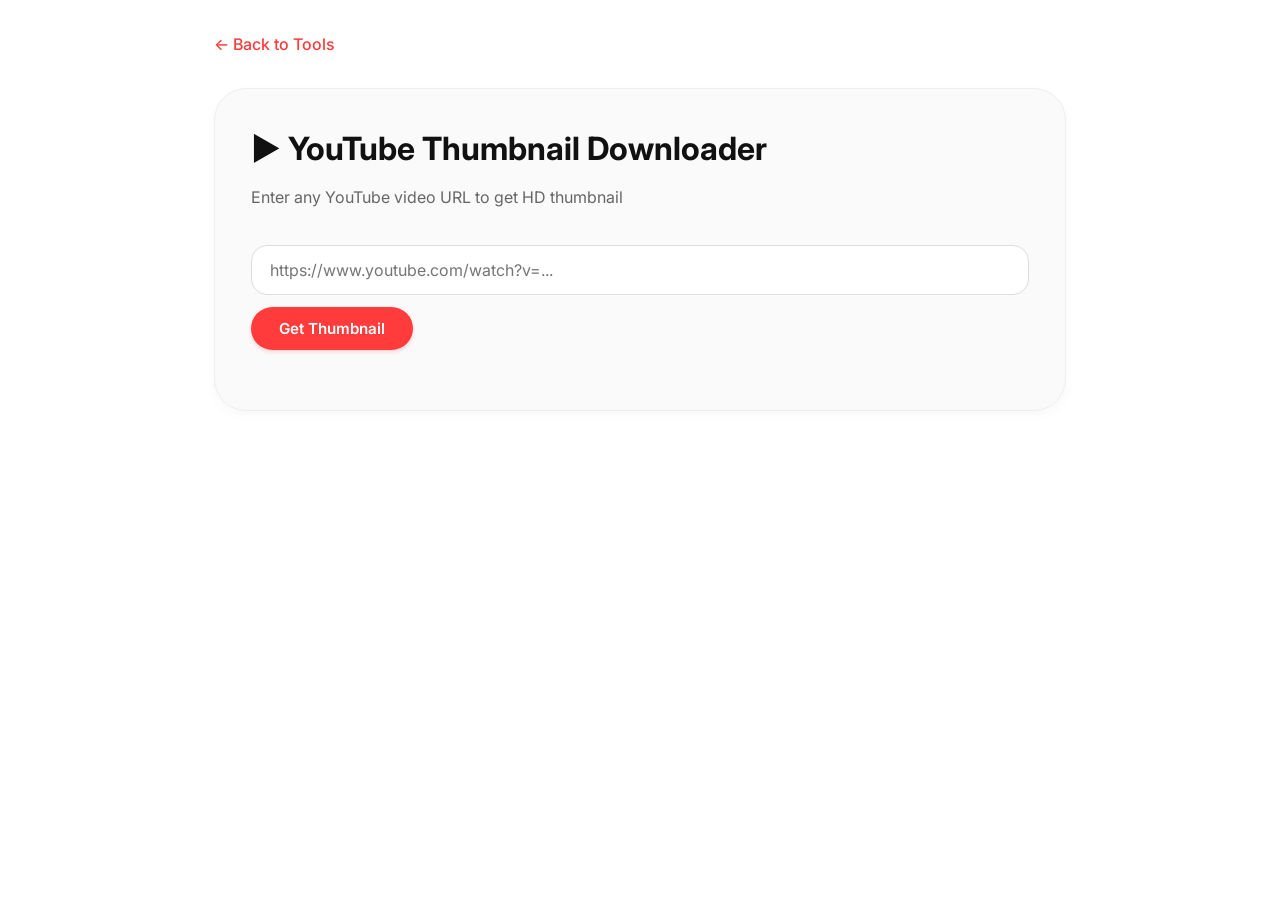
<file: tools/thumbnail-downloader.html>
<!DOCTYPE html>
<html lang="en">
<head>
  <meta charset="UTF-8">
  <meta name="viewport" content="width=device-width, initial-scale=1.0">
  <title>YouTube Thumbnail Downloader | CreatifyTools</title>
  <link rel="stylesheet" href="../css/style.css">
  <link href="https://fonts.googleapis.com/css2?family=Inter:wght@300;400;500;600;700&display=swap" rel="stylesheet">
  <style>
    .quality-btns { display: flex; gap: 12px; flex-wrap: wrap; margin-top: 20px; justify-content: center; }
  </style>
</head>
<body>
  <div class="tool-page-container">
    <a href="../index.html" class="back-link">← Back to Tools</a>
    <div class="tool-card-custom">
      <h1>▶️ YouTube Thumbnail Downloader</h1>
      <p>Enter any YouTube video URL to get HD thumbnail</p>
      <input type="text" id="urlInput" placeholder="https://www.youtube.com/watch?v=...">
      <button id="getThumbBtn" class="btn">Get Thumbnail</button>
      <div class="preview-area" id="preview"></div>
      <div class="quality-btns" id="qualityBtns" style="display:none">
        <button id="hdBtn" class="btn">Download HD (Maxres)</button>
        <button id="mqBtn" class="btn">Download Medium</button>
      </div>
    </div>
  </div>
  <script src="../js/script.js"></script>
  <script>
    const urlInput = document.getElementById('urlInput');
    const getThumbBtn = document.getElementById('getThumbBtn');
    const previewDiv = document.getElementById('preview');
    const qualityBtns = document.getElementById('qualityBtns');
    let currentVideoId = '';

    function extractVideoId(url) {
      const regex = /(?:youtube\.com\/watch\?v=|youtu\.be\/)([a-zA-Z0-9_-]{11})/;
      const match = url.match(regex);
      return match ? match[1] : null;
    }

    getThumbBtn.addEventListener('click', () => {
      const videoId = extractVideoId(urlInput.value);
      if (videoId) {
        currentVideoId = videoId;
        const mqUrl = `https://img.youtube.com/vi/${videoId}/hqdefault.jpg`;
        previewDiv.innerHTML = `<img src="${mqUrl}" style="max-width:100%"><p>✅ Thumbnail preview</p><p style="font-size:12px;color:#666">HD may not be available for all videos</p>`;
        qualityBtns.style.display = 'flex';
      } else {
        alert('Invalid YouTube URL');
      }
    });

    function downloadThumbnail(quality) {
      let url = '';
      if (quality === 'hd') url = `https://img.youtube.com/vi/${currentVideoId}/maxresdefault.jpg`;
      else url = `https://img.youtube.com/vi/${currentVideoId}/hqdefault.jpg`;
      
      fetch(url)
        .then(res => res.blob())
        .then(blob => {
          const dataUrl = URL.createObjectURL(blob);
          window.redirectToShortlink(dataUrl, `thumbnail_${quality}.jpg`, "youtube-thumbnail");
        })
        .catch(() => alert('Error downloading thumbnail'));
    }

    document.getElementById('hdBtn').addEventListener('click', () => downloadThumbnail('hd'));
    document.getElementById('mqBtn').addEventListener('click', () => downloadThumbnail('mq'));
  </script>
</body>
</html>
</file>
<file: css/style.css>
/* ========================================
   CreatifyTools - Complete Professional Stylesheet
   Theme: Red (#FF3B3B) & White with Animations
   Includes: Category Tabs, Logo, Animations, Responsive
   ======================================== */

* {
  margin: 0;
  padding: 0;
  box-sizing: border-box;
}

body {
  font-family: 'Inter', system-ui, -apple-system, sans-serif;
  background: #FFFFFF;
  color: #111111;
  line-height: 1.5;
  overflow-x: hidden;
}

.container {
  max-width: 1280px;
  margin: 0 auto;
  padding: 0 24px;
}

/* ========== ANIMATED BACKGROUND ========== */
.animated-bg {
  position: fixed;
  top: 0;
  left: 0;
  width: 100%;
  height: 100%;
  z-index: -2;
  background: linear-gradient(135deg, #fff 0%, #fff5f5 100%);
}

.animated-bg::before {
  content: '';
  position: absolute;
  width: 200%;
  height: 200%;
  top: -50%;
  left: -50%;
  background: radial-gradient(circle, rgba(255,59,59,0.03) 0%, transparent 70%);
  animation: rotateBg 40s linear infinite;
  z-index: -1;
}

@keyframes rotateBg {
  0% { transform: rotate(0deg); }
  100% { transform: rotate(360deg); }
}

/* ========== NAVBAR WITH LOGO ========== */
.navbar {
  display: flex;
  align-items: center;
  justify-content: space-between;
  flex-wrap: wrap;
  padding: 20px 0;
  border-bottom: 1px solid rgba(0,0,0,0.05);
  position: sticky;
  top: 0;
  background: rgba(255,255,255,0.85);
  backdrop-filter: blur(12px);
  z-index: 1000;
  transition: all 0.3s ease;
  gap: 15px;
}

.logo {
  display: flex;
  align-items: center;
  gap: 10px;
  font-size: 1.8rem;
  font-weight: 700;
  color: #FF3B3B;
  letter-spacing: -0.5px;
  text-decoration: none;
  transition: transform 0.2s ease;
}

.logo-icon {
  font-size: 1.5rem;
  background: #FF3B3B;
  width: 40px;
  height: 40px;
  display: flex;
  align-items: center;
  justify-content: center;
  border-radius: 12px;
  color: white;
  box-shadow: 0 4px 12px rgba(255,59,59,0.3);
  font-weight: 800;
}

.logo:hover {
  transform: scale(1.02);
}

/* ========== CATEGORY TABS (TOP SELECTOR) ========== */
.category-tabs {
  display: flex;
  gap: 12px;
  flex-wrap: wrap;
  background: rgba(255,255,255,0.8);
  backdrop-filter: blur(8px);
  padding: 8px 16px;
  border-radius: 60px;
  border: 1px solid rgba(0,0,0,0.05);
}

.category-tab {
  background: transparent;
  border: none;
  padding: 8px 20px;
  border-radius: 40px;
  font-weight: 600;
  font-size: 0.9rem;
  cursor: pointer;
  transition: all 0.2s ease;
  color: #444;
  font-family: 'Inter', sans-serif;
}

.category-tab:hover {
  background: rgba(255,59,59,0.1);
  color: #FF3B3B;
}

.category-tab.active {
  background: #FF3B3B;
  color: white;
  box-shadow: 0 4px 12px rgba(255,59,59,0.3);
}

/* Nav Links */
.nav-links {
  display: flex;
  gap: 32px;
  align-items: center;
}

.nav-links a {
  text-decoration: none;
  font-weight: 500;
  color: #111;
  transition: all 0.2s ease;
  position: relative;
}

.nav-links a::after {
  content: '';
  position: absolute;
  bottom: -4px;
  left: 0;
  width: 0;
  height: 2px;
  background: #FF3B3B;
  transition: width 0.2s ease;
}

.nav-links a:hover::after,
.nav-links a.active::after {
  width: 100%;
}

.nav-links a:hover,
.nav-links a.active {
  color: #FF3B3B;
}

.mobile-menu-btn {
  display: none;
  background: none;
  border: none;
  font-size: 1.8rem;
  cursor: pointer;
  color: #111;
}

/* ========== HERO SECTION WITH ANIMATION ========== */
.hero {
  text-align: center;
  padding: 100px 0 80px;
  position: relative;
  overflow: hidden;
}

.hero h1 {
  font-size: 4rem;
  font-weight: 800;
  background: linear-gradient(135deg, #111 0%, #FF3B3B 50%, #111 100%);
  background-size: 200% auto;
  background-clip: text;
  -webkit-background-clip: text;
  color: transparent;
  margin-bottom: 24px;
  animation: shimmer 3s linear infinite;
}

@keyframes shimmer {
  0% { background-position: 0% 50%; }
  50% { background-position: 100% 50%; }
  100% { background-position: 0% 50%; }
}

.hero p {
  font-size: 1.3rem;
  color: #4a4a4a;
  max-width: 600px;
  margin: 0 auto 32px;
}

.hero-cta {
  display: inline-block;
  background: #FF3B3B;
  color: white;
  padding: 14px 36px;
  border-radius: 50px;
  text-decoration: none;
  font-weight: 600;
  transition: all 0.3s;
  box-shadow: 0 4px 15px rgba(255,59,59,0.3);
}

.hero-cta:hover {
  transform: translateY(-3px);
  box-shadow: 0 8px 25px rgba(255,59,59,0.4);
}

/* ========== SECTION TITLES ========== */
.section-title {
  display: flex;
  align-items: center;
  gap: 12px;
  margin: 56px 0 32px 0;
}

.section-title .title-icon {
  font-size: 2rem;
  background: #fff0f0;
  padding: 8px;
  border-radius: 16px;
}

.section-title h2 {
  font-size: 1.8rem;
  font-weight: 600;
  position: relative;
  padding-left: 16px;
  border-left: 5px solid #FF3B3B;
}

/* ========== CARD GRID WITH GLOW EFFECT ========== */
.card-grid {
  display: grid;
  grid-template-columns: repeat(auto-fill, minmax(280px, 1fr));
  gap: 28px;
  margin-bottom: 48px;
}

.tool-card {
  background: rgba(255,255,255,0.9);
  backdrop-filter: blur(4px);
  border-radius: 28px;
  padding: 32px 24px;
  transition: all 0.4s cubic-bezier(0.2, 0.9, 0.4, 1.1);
  border: 1px solid rgba(0,0,0,0.05);
  text-align: center;
  text-decoration: none;
  display: block;
  color: #111;
  position: relative;
  overflow: hidden;
}

.tool-card::before {
  content: '';
  position: absolute;
  inset: 0;
  border-radius: 28px;
  padding: 2px;
  background: linear-gradient(135deg, transparent, #FF3B3B, transparent);
  mask: linear-gradient(#fff 0 0) content-box, linear-gradient(#fff 0 0);
  -webkit-mask: linear-gradient(#fff 0 0) content-box, linear-gradient(#fff 0 0);
  -webkit-mask-composite: xor;
  mask-composite: exclude;
  opacity: 0;
  transition: opacity 0.4s;
}

.tool-card:hover::before {
  opacity: 1;
}

.tool-card:hover {
  transform: translateY(-10px) scale(1.02);
  box-shadow: 0 25px 40px -12px rgba(255, 59, 59, 0.25);
  border-color: transparent;
}

.tool-icon {
  font-size: 3.2rem;
  margin-bottom: 20px;
  transition: transform 0.3s ease;
}

.tool-card:hover .tool-icon {
  transform: scale(1.15);
}

.tool-card h3 {
  font-size: 1.4rem;
  font-weight: 700;
  margin-bottom: 12px;
}

.tool-card p {
  color: #666;
  font-size: 0.9rem;
}

/* Section fade animation for category filter */
.tools-section {
  animation: fadeInUp 0.5s ease;
}

@keyframes fadeInUp {
  from {
    opacity: 0;
    transform: translateY(20px);
  }
  to {
    opacity: 1;
    transform: translateY(0);
  }
}

/* ========== BUTTONS ========== */
.btn {
  background: #FF3B3B;
  color: white;
  border: none;
  padding: 12px 28px;
  border-radius: 40px;
  font-weight: 600;
  font-size: 0.95rem;
  cursor: pointer;
  transition: all 0.2s ease;
  display: inline-block;
  text-decoration: none;
  font-family: inherit;
  box-shadow: 0 2px 4px rgba(255, 59, 59, 0.2);
}

.btn:hover {
  background: #e02e2e;
  transform: translateY(-2px);
  box-shadow: 0 6px 12px rgba(255, 59, 59, 0.3);
}

.btn-secondary {
  background: transparent;
  border: 2px solid #FF3B3B;
  color: #FF3B3B;
  box-shadow: none;
}

.btn-secondary:hover {
  background: #FF3B3B;
  color: white;
}

/* ========== TOOL PAGE STYLES ========== */
.tool-page-container {
  max-width: 900px;
  margin: 0 auto;
  padding: 32px 24px;
}

.back-link {
  color: #FF3B3B;
  text-decoration: none;
  display: inline-flex;
  align-items: center;
  gap: 8px;
  margin-bottom: 32px;
  font-weight: 500;
  transition: gap 0.2s ease;
}

.back-link:hover {
  gap: 12px;
  color: #e02e2e;
}

.tool-card-custom {
  background: #fafafa;
  border-radius: 32px;
  padding: 36px;
  border: 1px solid #eee;
  box-shadow: 0 4px 12px rgba(0, 0, 0, 0.03);
}

.tool-card-custom h1 {
  font-size: 2rem;
  margin-bottom: 12px;
  color: #111;
}

.tool-card-custom > p {
  color: #666;
  margin-bottom: 24px;
}

input, textarea, select {
  width: 100%;
  padding: 14px 18px;
  border-radius: 16px;
  border: 1px solid #ddd;
  font-family: inherit;
  margin: 12px 0;
  transition: border 0.2s ease;
  font-size: 1rem;
}

input:focus, textarea:focus, select:focus {
  outline: none;
  border-color: #FF3B3B;
  box-shadow: 0 0 0 3px rgba(255, 59, 59, 0.1);
}

.preview-area {
  margin: 24px 0;
  text-align: center;
}

.preview-area img {
  max-width: 100%;
  border-radius: 16px;
  box-shadow: 0 4px 12px rgba(0, 0, 0, 0.1);
}

.loader {
  width: 48px;
  height: 48px;
  border: 4px solid #f0f0f0;
  border-top: 4px solid #FF3B3B;
  border-radius: 50%;
  animation: spin 1s linear infinite;
  margin: 20px auto;
  display: none;
}

@keyframes spin {
  0% { transform: rotate(0deg); }
  100% { transform: rotate(360deg); }
}

/* ========== FOOTER ========== */
footer {
  border-top: 1px solid rgba(0,0,0,0.05);
  padding: 48px 0 32px;
  margin-top: 60px;
  background: rgba(250,250,250,0.9);
  backdrop-filter: blur(8px);
}

.footer-links {
  display: flex;
  justify-content: center;
  gap: 32px;
  margin-bottom: 24px;
  flex-wrap: wrap;
}

.footer-links a {
  text-decoration: none;
  color: #111;
  font-weight: 500;
  transition: color 0.2s ease;
}

.footer-links a:hover {
  color: #FF3B3B;
}

footer p {
  text-align: center;
  color: #888;
  font-size: 0.85rem;
}

/* ========== ABOUT & CONTACT PAGE ========== */
.page-hero {
  padding: 60px 0 40px;
}

.page-hero h1 {
  font-size: 2.5rem;
  margin-bottom: 20px;
  color: #FF3B3B;
}

.page-hero p {
  font-size: 1.1rem;
  color: #444;
  max-width: 800px;
  line-height: 1.6;
  margin-bottom: 16px;
}

.contact-form-container {
  max-width: 600px;
  background: #f9f9f9;
  padding: 32px;
  border-radius: 24px;
  margin-top: 20px;
}

.contact-info {
  margin-top: 30px;
  color: #444;
}

.contact-info p {
  margin: 8px 0;
}

/* ========== DOWNLOAD PAGE ========== */
.download-card {
  max-width: 500px;
  background: white;
  border-radius: 32px;
  padding: 48px 32px;
  text-align: center;
  box-shadow: 0 20px 40px rgba(0, 0, 0, 0.05);
  border: 1px solid #f0f0f0;
  margin: 80px auto;
}

.download-card .checkmark {
  font-size: 64px;
  margin-bottom: 20px;
}

.download-card h2 {
  font-size: 28px;
  margin-bottom: 12px;
}

.download-card p {
  color: #666;
  margin-bottom: 32px;
}

/* ========== RESPONSIVE DESIGN ========== */
@media (max-width: 1024px) {
  .category-tabs {
    order: 3;
    width: 100%;
    justify-content: center;
    margin-top: 10px;
  }
  
  .navbar {
    flex-direction: row;
    flex-wrap: wrap;
  }
}

@media (max-width: 768px) {
  .container {
    padding: 0 20px;
  }
  
  .navbar {
    flex-direction: row;
    flex-wrap: wrap;
  }
  
  .nav-links {
    display: none;
    position: absolute;
    top: 80px;
    left: 20px;
    right: 20px;
    background: white;
    flex-direction: column;
    padding: 20px;
    box-shadow: 0 10px 20px rgba(0,0,0,0.1);
    border-radius: 16px;
    z-index: 1000;
  }
  
  .nav-links.show {
    display: flex;
  }
  
  .mobile-menu-btn {
    display: block;
  }
  
  .hero h1 {
    font-size: 2.5rem;
  }
  
  .hero p {
    font-size: 1rem;
  }
  
  .hero {
    padding: 60px 0 50px;
  }
  
  .section-title h2 {
    font-size: 1.5rem;
  }
  
  .card-grid {
    grid-template-columns: 1fr;
    gap: 20px;
  }
  
  .tool-card-custom {
    padding: 24px;
  }
  
  .tool-card-custom h1 {
    font-size: 1.6rem;
  }
  
  .category-tabs {
    border-radius: 20px;
    padding: 8px 12px;
  }
  
  .category-tab {
    padding: 6px 14px;
    font-size: 0.8rem;
  }
}

@media (max-width: 480px) {
  .hero h1 {
    font-size: 2rem;
  }
  
  .btn {
    padding: 10px 20px;
    font-size: 0.85rem;
  }
  
  .category-tab {
    padding: 5px 12px;
    font-size: 0.75rem;
  }
  
  .logo {
    font-size: 1.4rem;
  }
  
  .logo-icon {
    width: 32px;
    height: 32px;
    font-size: 1.2rem;
  }
}
</file>
